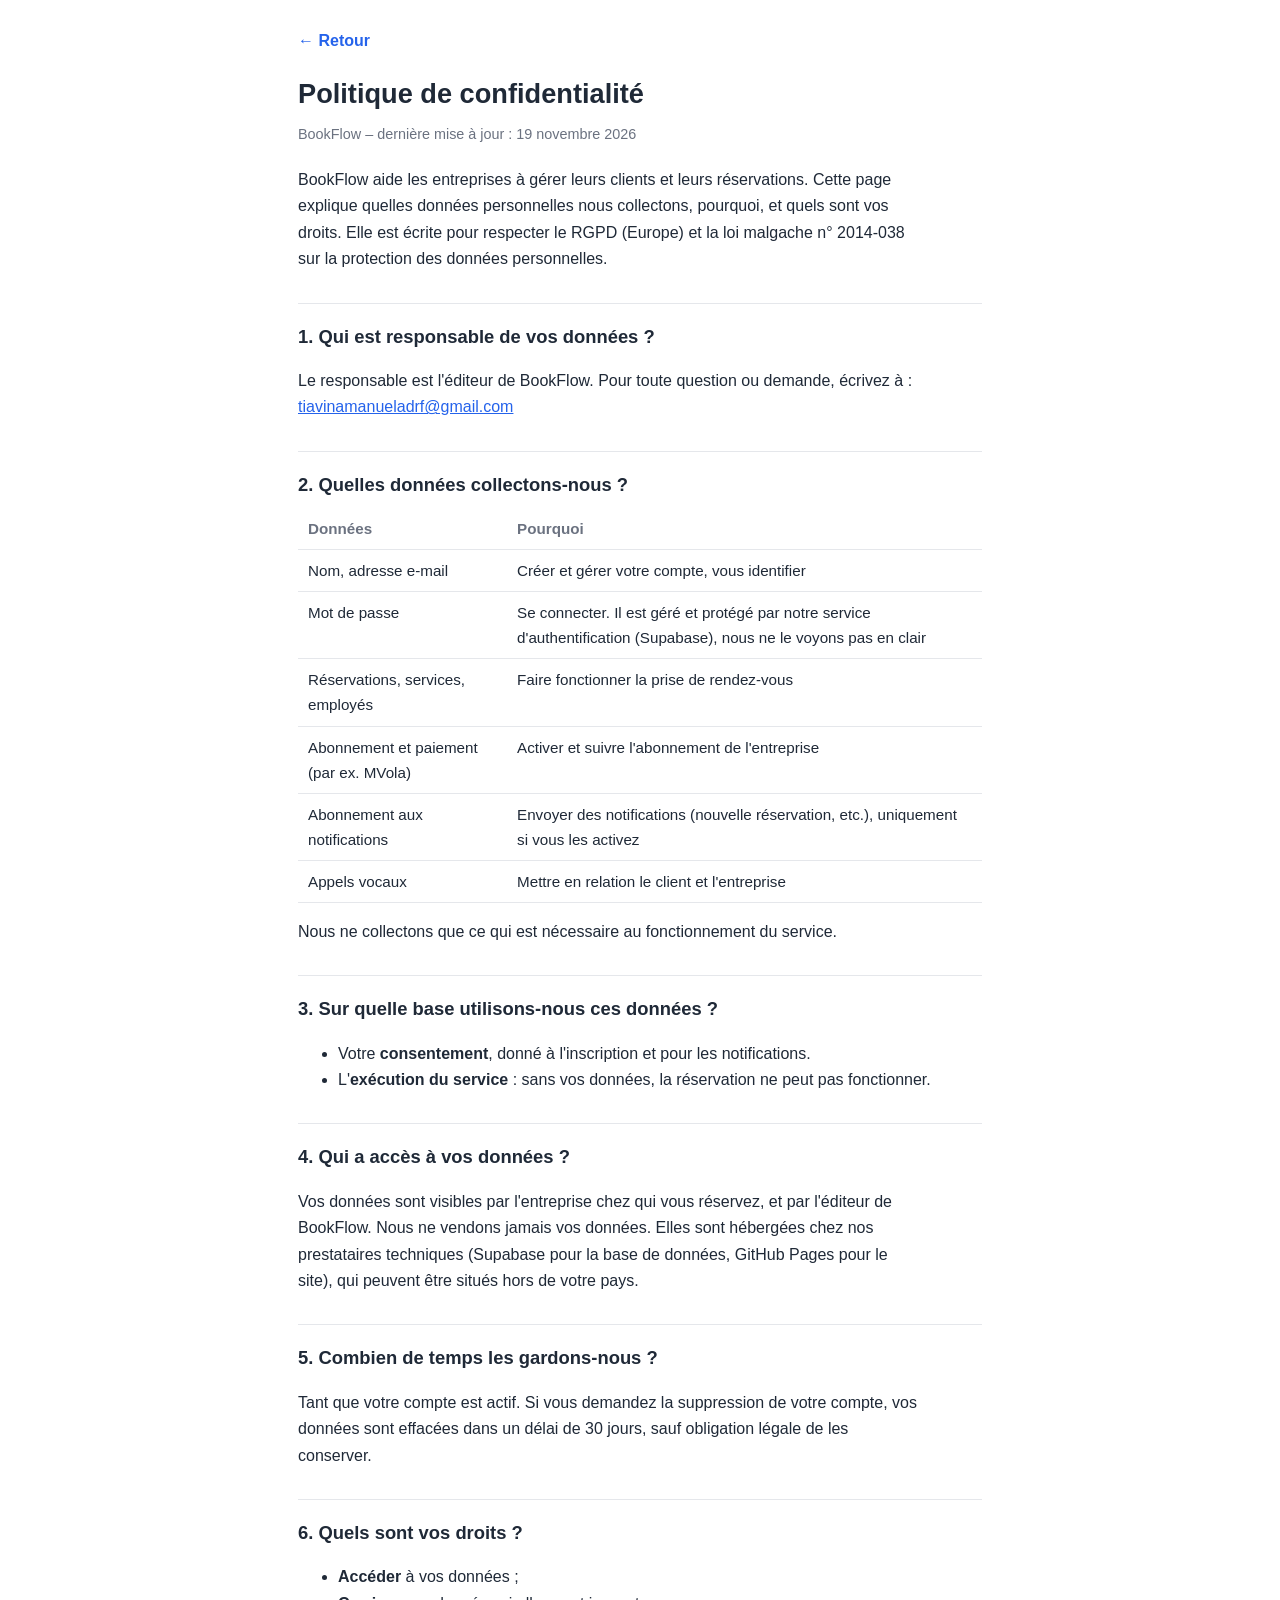
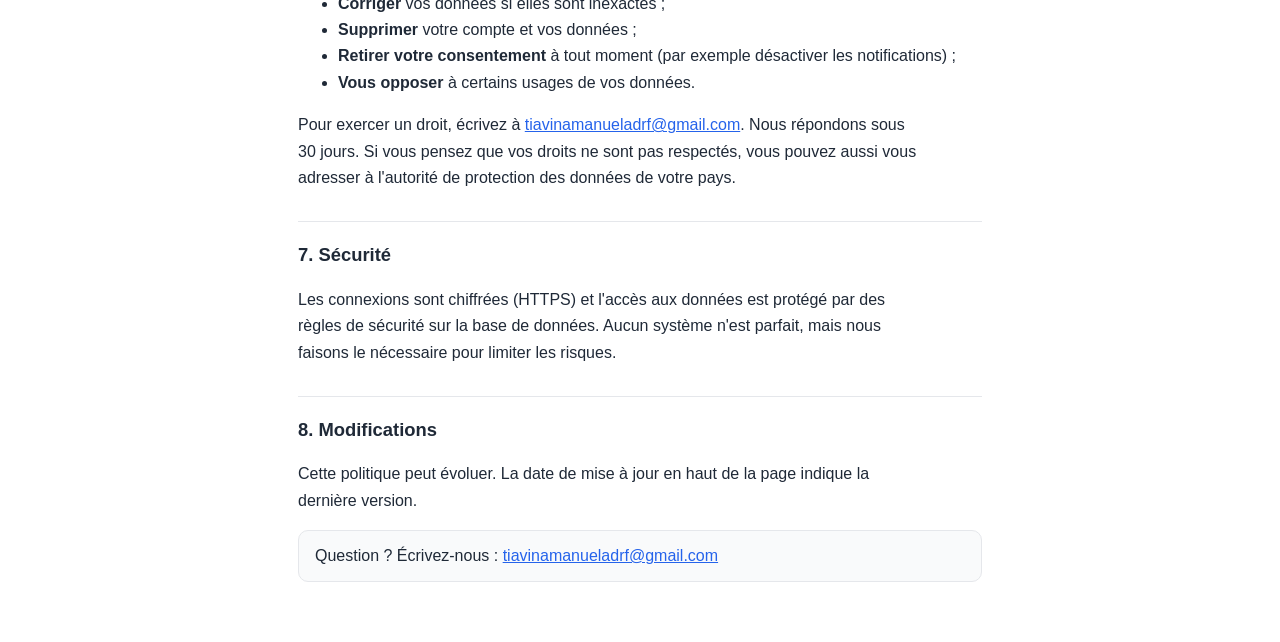
<file: privacy.html>
<!DOCTYPE html>
<html lang="fr">
<head>
<meta charset="UTF-8">
<meta name="viewport" content="width=device-width, initial-scale=1">
<title>Politique de confidentialité – BookFlow</title>
<style>
  :root { --bg:#ffffff; --text:#1f2937; --muted:#6b7280; --accent:#2563eb; --line:#e5e7eb; --card:#f9fafb; }
  @media (prefers-color-scheme: dark) {
    :root { --bg:#0f172a; --text:#e5e7eb; --muted:#9ca3af; --accent:#60a5fa; --line:#1f2a44; --card:#162036; }
  }
  * { box-sizing: border-box; }
  body { margin:0; background:var(--bg); color:var(--text); font-family:-apple-system,"Segoe UI",Roboto,Arial,sans-serif; line-height:1.65; }
  main { max-width:720px; margin:0 auto; padding:28px 18px 60px; }
  h1 { font-size:1.7rem; margin:0 0 6px; }
  h2 { font-size:1.15rem; margin:30px 0 8px; padding-top:18px; border-top:1px solid var(--line); }
  p, li { max-width:70ch; }
  .date { color:var(--muted); font-size:.9rem; margin:0 0 20px; }
  .box { background:var(--card); border:1px solid var(--line); border-radius:10px; padding:12px 16px; }
  a { color:var(--accent); }
  .back { display:inline-block; margin-bottom:18px; text-decoration:none; font-weight:600; }
  .table-wrap { overflow-x:auto; }
  table { border-collapse:collapse; width:100%; font-size:.95rem; }
  th, td { text-align:left; padding:8px 10px; border-bottom:1px solid var(--line); vertical-align:top; }
  th { color:var(--muted); font-weight:600; }
</style>
</head>
<body>
<main>
  <a class="back" href="javascript:history.back()">← Retour</a>
  <h1>Politique de confidentialité</h1>
  <p class="date">BookFlow – dernière mise à jour : 19 novembre 2026</p>

  <p>BookFlow aide les entreprises à gérer leurs clients et leurs réservations. Cette page explique quelles données personnelles nous collectons, pourquoi, et quels sont vos droits. Elle est écrite pour respecter le RGPD (Europe) et la loi malgache n° 2014-038 sur la protection des données personnelles.</p>

  <h2>1. Qui est responsable de vos données ?</h2>
  <p>Le responsable est l'éditeur de BookFlow. Pour toute question ou demande, écrivez à : <a href="mailto:tiavinamanueladrf@gmail.com">tiavinamanueladrf@gmail.com</a></p>

  <h2>2. Quelles données collectons-nous ?</h2>
  <div class="table-wrap">
    <table>
      <tr><th>Données</th><th>Pourquoi</th></tr>
      <tr><td>Nom, adresse e-mail</td><td>Créer et gérer votre compte, vous identifier</td></tr>
      <tr><td>Mot de passe</td><td>Se connecter. Il est géré et protégé par notre service d'authentification (Supabase), nous ne le voyons pas en clair</td></tr>
      <tr><td>Réservations, services, employés</td><td>Faire fonctionner la prise de rendez-vous</td></tr>
      <tr><td>Abonnement et paiement (par ex. MVola)</td><td>Activer et suivre l'abonnement de l'entreprise</td></tr>
      <tr><td>Abonnement aux notifications</td><td>Envoyer des notifications (nouvelle réservation, etc.), uniquement si vous les activez</td></tr>
      <tr><td>Appels vocaux</td><td>Mettre en relation le client et l'entreprise</td></tr>
    </table>
  </div>
  <p>Nous ne collectons que ce qui est nécessaire au fonctionnement du service.</p>

  <h2>3. Sur quelle base utilisons-nous ces données ?</h2>
  <ul>
    <li>Votre <strong>consentement</strong>, donné à l'inscription et pour les notifications.</li>
    <li>L'<strong>exécution du service</strong> : sans vos données, la réservation ne peut pas fonctionner.</li>
  </ul>

  <h2>4. Qui a accès à vos données ?</h2>
  <p>Vos données sont visibles par l'entreprise chez qui vous réservez, et par l'éditeur de BookFlow. Nous ne vendons jamais vos données. Elles sont hébergées chez nos prestataires techniques (Supabase pour la base de données, GitHub Pages pour le site), qui peuvent être situés hors de votre pays.</p>

  <h2>5. Combien de temps les gardons-nous ?</h2>
  <p>Tant que votre compte est actif. Si vous demandez la suppression de votre compte, vos données sont effacées dans un délai de 30 jours, sauf obligation légale de les conserver.</p>

  <h2>6. Quels sont vos droits ?</h2>
  <ul>
    <li><strong>Accéder</strong> à vos données ;</li>
    <li><strong>Corriger</strong> vos données si elles sont inexactes ;</li>
    <li><strong>Supprimer</strong> votre compte et vos données ;</li>
    <li><strong>Retirer votre consentement</strong> à tout moment (par exemple désactiver les notifications) ;</li>
    <li><strong>Vous opposer</strong> à certains usages de vos données.</li>
  </ul>
  <p>Pour exercer un droit, écrivez à <a href="mailto:tiavinamanueladrf@gmail.com">tiavinamanueladrf@gmail.com</a>. Nous répondons sous 30 jours. Si vous pensez que vos droits ne sont pas respectés, vous pouvez aussi vous adresser à l'autorité de protection des données de votre pays.</p>

  <h2>7. Sécurité</h2>
  <p>Les connexions sont chiffrées (HTTPS) et l'accès aux données est protégé par des règles de sécurité sur la base de données. Aucun système n'est parfait, mais nous faisons le nécessaire pour limiter les risques.</p>

  <h2>8. Modifications</h2>
  <p>Cette politique peut évoluer. La date de mise à jour en haut de la page indique la dernière version.</p>

  <div class="box"><p style="margin:0">Question ? Écrivez-nous : <a href="mailto:tiavinamanueladrf@gmail.com">tiavinamanueladrf@gmail.com</a></p></div>
</main>
</body>
</html>
</file>
